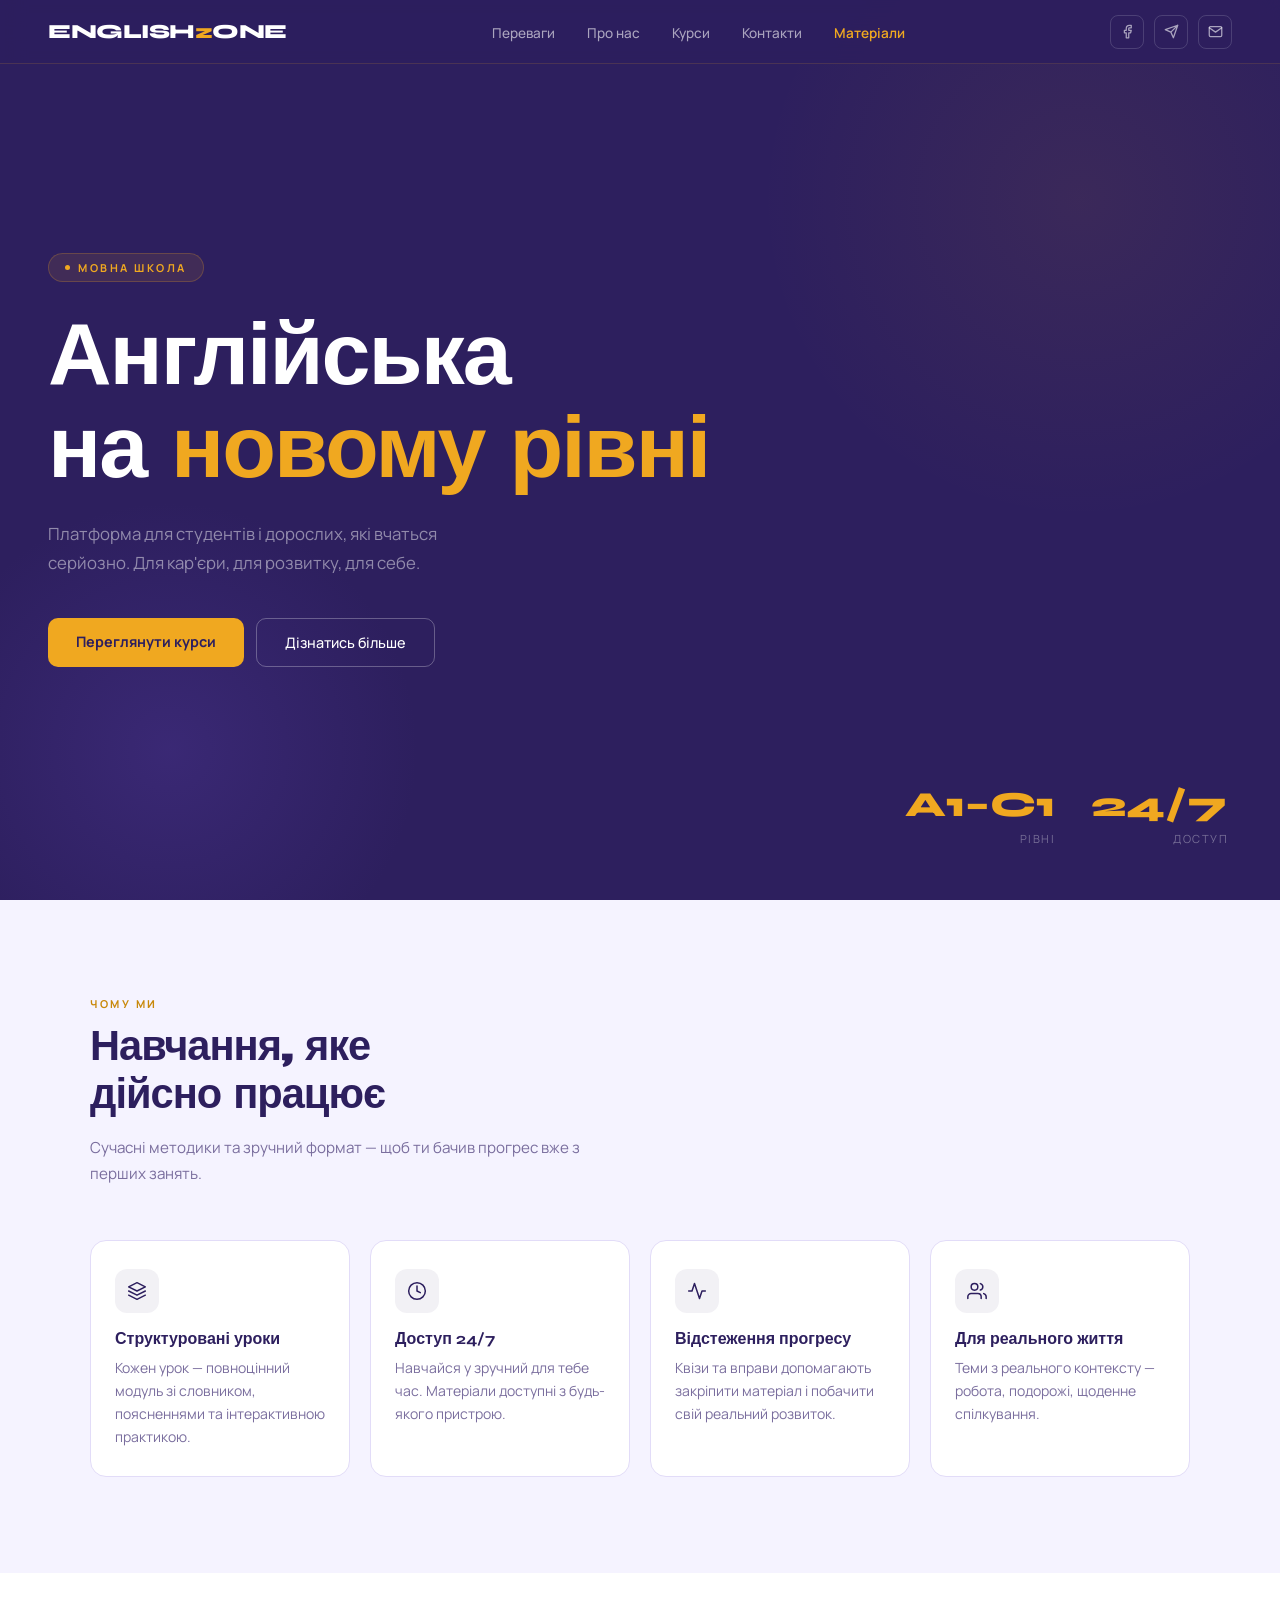
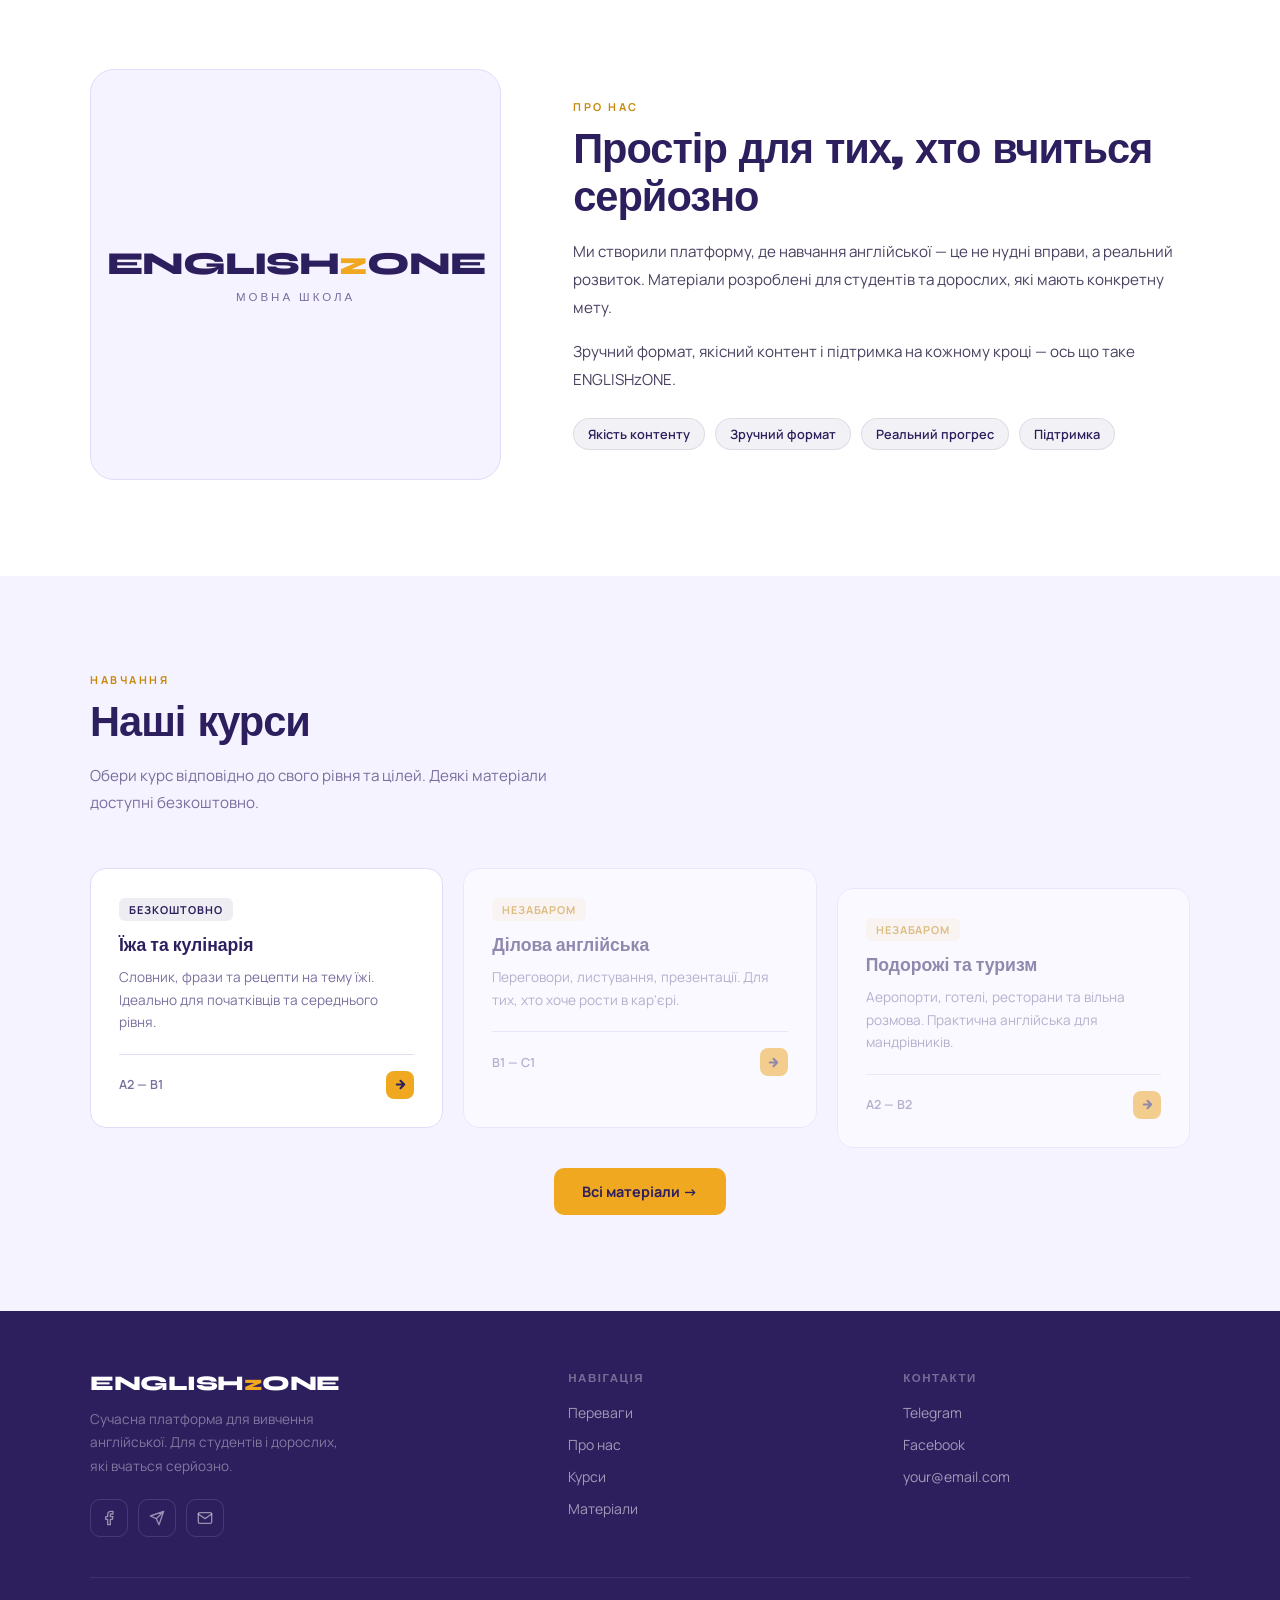
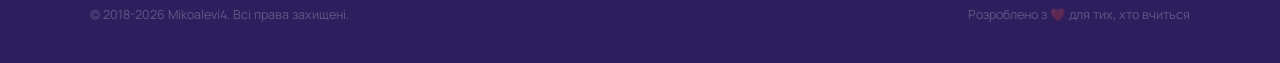
<file: index.html>
<!DOCTYPE html>
<html lang="uk">
<head>
<meta charset="UTF-8">
<meta name="viewport" content="width=device-width, initial-scale=1.0">
<title>ENGLISHzONE — Мовна школа</title>
<link href="https://fonts.googleapis.com/css2?family=Syne:wght@400;600;700;800&family=Manrope:wght@300;400;500;600&display=swap" rel="stylesheet">
<link rel="stylesheet" href="css/style.css">
</head>
<body>

<!-- NAVBAR -->
<nav>
  <a href="#hero" class="nav-logo">ENGLISH<span>z</span>ONE</a>
  <ul class="nav-links">
    <li><a href="#features">Переваги</a></li>
    <li><a href="#about">Про нас</a></li>
    <li><a href="#courses">Курси</a></li>
    <li><a href="#footer">Контакти</a></li>
    <li><a href="materials.html" class="nav-cta">Матеріали</a></li>
  </ul>
  <div class="nav-social">
    <a href="https://www.facebook.com/share/g/1atsQ9VShW/" target="_blank" aria-label="Facebook">
      <svg viewBox="0 0 24 24"><path d="M18 2h-3a5 5 0 0 0-5 5v3H7v4h3v8h4v-8h3l1-4h-4V7a1 1 0 0 1 1-1h3z"/></svg>
    </a>
    <a href="https://t.me/mikoalevi4" target="_blank" aria-label="Telegram">
      <svg viewBox="0 0 24 24"><path d="M22 2L11 13M22 2L15 22l-4-9-9-4 20-7z"/></svg>
    </a>
    <a href="mailto:your@email.com" aria-label="Email">
      <svg viewBox="0 0 24 24"><rect x="2" y="4" width="20" height="16" rx="2"/><polyline points="22,6 12,13 2,6"/></svg>
    </a>
  </div>
</nav>

<!-- HERO -->
<section id="hero">
  <div class="hero-blob hero-blob-1"></div>
  <div class="hero-blob hero-blob-2"></div>
  <div class="hero-tag">Мовна школа</div>
  <h1 class="hero-title">Англійська<br>на <span>новому рівні</span></h1>
  <p class="hero-sub">Платформа для студентів і дорослих, які вчаться серйозно. Для кар'єри, для розвитку, для себе.</p>
  <div class="hero-btns">
    <a href="materials.html" class="btn-primary">Переглянути курси</a>
    <a href="#about" class="btn-secondary">Дізнатись більше</a>
  </div>
  <div class="hero-stats">
    <div class="hero-stat">
      <span class="hero-stat-num">A1–C1</span>
      <span class="hero-stat-label">Рівні</span>
    </div>
    <div class="hero-stat">
      <span class="hero-stat-num">24/7</span>
      <span class="hero-stat-label">Доступ</span>
    </div>
  </div>
</section>

<!-- ПЕРЕВАГИ -->
<section id="features">
  <div style="max-width:1100px;margin:0 auto;">
    <div class="section-eyebrow">Чому ми</div>
    <h2 class="section-title">Навчання, яке<br>дійсно працює</h2>
    <p class="section-sub">Сучасні методики та зручний формат — щоб ти бачив прогрес вже з перших занять.</p>
    <div class="features-grid">
      <div class="feature-card fade-in">
        <div class="feature-icon">
          <svg viewBox="0 0 24 24"><path d="M12 2L2 7l10 5 10-5-10-5z"/><path d="M2 17l10 5 10-5"/><path d="M2 12l10 5 10-5"/></svg>
        </div>
        <h3>Структуровані уроки</h3>
        <p>Кожен урок — повноцінний модуль зі словником, поясненнями та інтерактивною практикою.</p>
      </div>
      <div class="feature-card fade-in">
        <div class="feature-icon">
          <svg viewBox="0 0 24 24"><circle cx="12" cy="12" r="10"/><polyline points="12 6 12 12 16 14"/></svg>
        </div>
        <h3>Доступ 24/7</h3>
        <p>Навчайся у зручний для тебе час. Матеріали доступні з будь-якого пристрою.</p>
      </div>
      <div class="feature-card fade-in">
        <div class="feature-icon">
          <svg viewBox="0 0 24 24"><polyline points="22 12 18 12 15 21 9 3 6 12 2 12"/></svg>
        </div>
        <h3>Відстеження прогресу</h3>
        <p>Квізи та вправи допомагають закріпити матеріал і побачити свій реальний розвиток.</p>
      </div>
      <div class="feature-card fade-in">
        <div class="feature-icon">
          <svg viewBox="0 0 24 24"><path d="M17 21v-2a4 4 0 0 0-4-4H5a4 4 0 0 0-4 4v2"/><circle cx="9" cy="7" r="4"/><path d="M23 21v-2a4 4 0 0 0-3-3.87"/><path d="M16 3.13a4 4 0 0 1 0 7.75"/></svg>
        </div>
        <h3>Для реального життя</h3>
        <p>Теми з реального контексту — робота, подорожі, щоденне спілкування.</p>
      </div>
    </div>
  </div>
</section>

<!-- ПРО НАС -->
<section id="about">
  <div class="about-inner">
    <div class="about-logo-wrap fade-in">
      <div class="about-logo-inner">
        ENGLISH<span>z</span>ONE
        <small>мовна школа</small>
      </div>
    </div>
    <div class="about-text fade-in">
      <div class="section-eyebrow">Про нас</div>
      <h2 class="section-title">Простір для тих, хто вчиться серйозно</h2>
      <p>Ми створили платформу, де навчання англійської — це не нудні вправи, а реальний розвиток. Матеріали розроблені для студентів та дорослих, які мають конкретну мету.</p>
      <p>Зручний формат, якісний контент і підтримка на кожному кроці — ось що таке ENGLISHzONE.</p>
      <div class="about-values">
        <span class="about-value">Якість контенту</span>
        <span class="about-value">Зручний формат</span>
        <span class="about-value">Реальний прогрес</span>
        <span class="about-value">Підтримка</span>
      </div>
    </div>
  </div>
</section>

<!-- КУРСИ -->
<section id="courses">
  <div class="courses-header">
    <div class="section-eyebrow">Навчання</div>
    <h2 class="section-title">Наші курси</h2>
    <p class="section-sub">Обери курс відповідно до свого рівня та цілей. Деякі матеріали доступні безкоштовно.</p>
  </div>
  <div class="courses-grid">
    <a href="lessons/food/food.html" class="course-card fade-in">
      <span class="course-badge badge-free">Безкоштовно</span>
      <h3>Їжа та кулінарія</h3>
      <p>Словник, фрази та рецепти на тему їжі. Ідеально для початківців та середнього рівня.</p>
      <div class="course-meta">
        <span class="course-level">A2 — B1</span>
        <span class="course-arrow"><svg viewBox="0 0 14 14"><path d="M3 7h8M7 3l4 4-4 4"/></svg></span>
      </div>
    </a>
    <div class="course-card fade-in" style="opacity:0.5;cursor:default;pointer-events:none;">
      <span class="course-badge badge-soon">Незабаром</span>
      <h3>Ділова англійська</h3>
      <p>Переговори, листування, презентації. Для тих, хто хоче рости в кар'єрі.</p>
      <div class="course-meta">
        <span class="course-level">B1 — C1</span>
        <span class="course-arrow"><svg viewBox="0 0 14 14"><path d="M3 7h8M7 3l4 4-4 4"/></svg></span>
      </div>
    </div>
    <div class="course-card fade-in" style="opacity:0.5;cursor:default;pointer-events:none;">
      <span class="course-badge badge-soon">Незабаром</span>
      <h3>Подорожі та туризм</h3>
      <p>Аеропорти, готелі, ресторани та вільна розмова. Практична англійська для мандрівників.</p>
      <div class="course-meta">
        <span class="course-level">A2 — B2</span>
        <span class="course-arrow"><svg viewBox="0 0 14 14"><path d="M3 7h8M7 3l4 4-4 4"/></svg></span>
      </div>
    </div>
  </div>
  <div class="courses-cta">
    <a href="materials.html" class="btn-primary">Всі матеріали →</a>
  </div>
</section>

<!-- ТАРИФИ (закоментовано)
<section id="pricing">
  <div style="max-width:1100px;margin:0 auto;">
    <div class="section-eyebrow">Тарифи</div>
    <h2 class="section-title">Тарифні пакети</h2>
    <div class="pricing-grid">
    </div>
  </div>
</section>
-->

<!-- FOOTER -->
<footer id="footer">
  <div class="footer-inner">
    <div class="footer-brand">
      <div class="footer-logo">ENGLISH<span>z</span>ONE</div>
      <p>Сучасна платформа для вивчення англійської. Для студентів і дорослих, які вчаться серйозно.</p>
      <div class="footer-social">
        <a href="https://www.facebook.com/share/g/1atsQ9VShW/" target="_blank" aria-label="Facebook">
          <svg viewBox="0 0 24 24"><path d="M18 2h-3a5 5 0 0 0-5 5v3H7v4h3v8h4v-8h3l1-4h-4V7a1 1 0 0 1 1-1h3z"/></svg>
        </a>
        <a href="https://t.me/mikoalevi4" target="_blank" aria-label="Telegram">
          <svg viewBox="0 0 24 24"><path d="M22 2L11 13M22 2L15 22l-4-9-9-4 20-7z"/></svg>
        </a>
        <a href="mailto:your@email.com" aria-label="Email">
          <svg viewBox="0 0 24 24"><rect x="2" y="4" width="20" height="16" rx="2"/><polyline points="22,6 12,13 2,6"/></svg>
        </a>
      </div>
    </div>
    <div class="footer-col">
      <h4>Навігація</h4>
      <ul>
        <li><a href="#features">Переваги</a></li>
        <li><a href="#about">Про нас</a></li>
        <li><a href="#courses">Курси</a></li>
        <li><a href="materials.html">Матеріали</a></li>
      </ul>
    </div>
    <div class="footer-col">
      <h4>Контакти</h4>
      <ul>
        <li><a href="https://t.me/mikoalevi4" target="_blank">Telegram</a></li>
        <li><a href="https://www.facebook.com/share/g/1atsQ9VShW/" target="_blank">Facebook</a></li>
        <li><a href="mailto:your@email.com">your@email.com</a></li>
      </ul>
    </div>
  </div>
  <div class="footer-bottom">
    <p>© 2018-2026 Mikoalevi4. Всі права захищені.</p>
    <p>Розроблено з ❤️ для тих, хто вчиться</p>
  </div>
</footer>

<script src="js/main.js"></script>

</body>
</html>
</file>
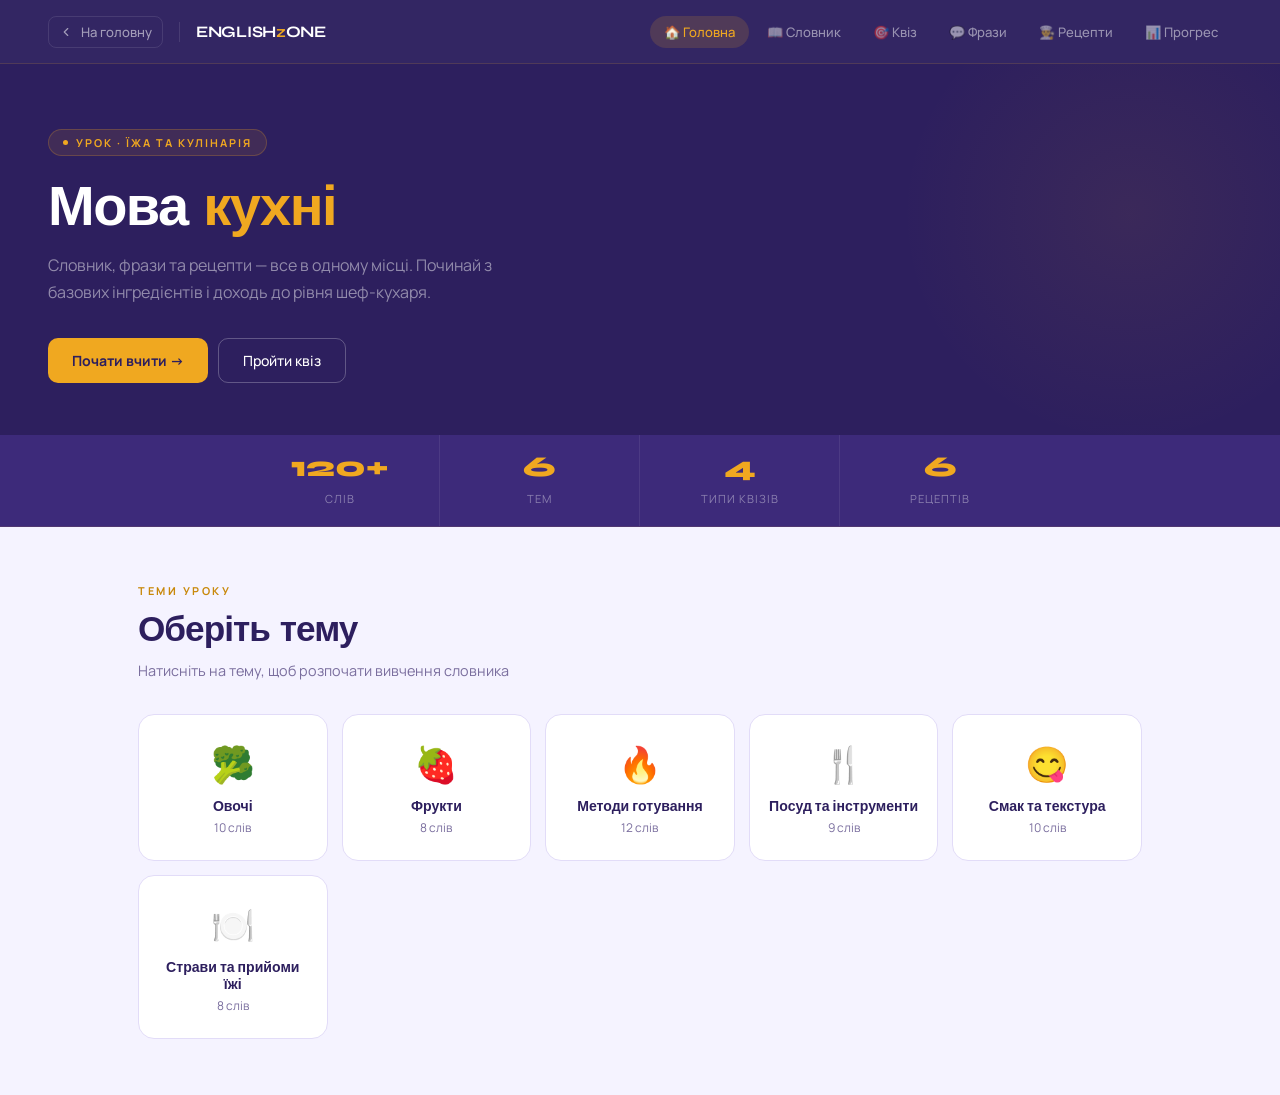
<file: lessons/food/food.html>
<!DOCTYPE html>
<html lang="uk">
<head>
<meta charset="UTF-8">
<meta name="viewport" content="width=device-width, initial-scale=1.0">
<title>Їжа та кулінарія — ENGLISHzONE</title>
<link href="https://fonts.googleapis.com/css2?family=Syne:wght@400;600;700;800&family=Manrope:wght@300;400;500;600&display=swap" rel="stylesheet">
<link rel="stylesheet" href="css/lesson.css">
</head>
<body>

<!-- HEADER -->
<header>
  <div class="header-left">
    <a href="../../index.html" class="back-home">
      <svg viewBox="0 0 24 24"><polyline points="15 18 9 12 15 6"/></svg>
      На головну
    </a>
    <div class="header-divider"></div>
    <div class="lesson-logo">ENGLISH<span>z</span>ONE</div>
  </div>
  <nav class="header-nav">
    <button class="active" onclick="showSection('home')">🏠 Головна</button>
    <button onclick="showSection('vocab')">📖 Словник</button>
    <button onclick="showSection('quiz')">🎯 Квіз</button>
    <button onclick="showSection('phrases')">💬 Фрази</button>
    <button onclick="showSection('recipes')">👨‍🍳 Рецепти</button>
    <button onclick="showSection('progress')">📊 Прогрес</button>
  </nav>
</header>

<!-- ═══ HOME ═══ -->
<section id="home" class="section active">

  <div class="lesson-hero">
    <div class="lesson-tag">Урок · Їжа та кулінарія</div>
    <h1>Мова <span>кухні</span></h1>
    <p>Словник, фрази та рецепти — все в одному місці. Починай з базових інгредієнтів і доходь до рівня шеф-кухаря.</p>
    <div class="lesson-hero-btns">
      <button class="btn-primary" onclick="showSection('vocab')">Почати вчити →</button>
      <button class="btn-secondary" onclick="showSection('quiz')">Пройти квіз</button>
    </div>
  </div>

  <div class="lesson-stats">
    <div class="stat-item"><span class="stat-num">120+</span><span class="stat-label">Слів</span></div>
    <div class="stat-item"><span class="stat-num">6</span><span class="stat-label">Тем</span></div>
    <div class="stat-item"><span class="stat-num">4</span><span class="stat-label">Типи квізів</span></div>
    <div class="stat-item"><span class="stat-num">6</span><span class="stat-label">Рецептів</span></div>
  </div>

  <div class="topics-section">
    <div class="section-eyebrow">Теми уроку</div>
    <h2 class="section-title">Оберіть тему</h2>
    <p class="section-sub">Натисніть на тему, щоб розпочати вивчення словника</p>
    <div class="topics-grid">
      <div class="topic-card" onclick="showVocabTopic('vegetables')">
        <span class="topic-emoji">🥦</span>
        <div class="topic-name">Овочі</div>
        <div class="topic-count">10 слів</div>
      </div>
      <div class="topic-card" onclick="showVocabTopic('fruits')">
        <span class="topic-emoji">🍓</span>
        <div class="topic-name">Фрукти</div>
        <div class="topic-count">8 слів</div>
      </div>
      <div class="topic-card" onclick="showVocabTopic('cooking-methods')">
        <span class="topic-emoji">🔥</span>
        <div class="topic-name">Методи готування</div>
        <div class="topic-count">12 слів</div>
      </div>
      <div class="topic-card" onclick="showVocabTopic('utensils')">
        <span class="topic-emoji">🍴</span>
        <div class="topic-name">Посуд та інструменти</div>
        <div class="topic-count">9 слів</div>
      </div>
      <div class="topic-card" onclick="showVocabTopic('taste')">
        <span class="topic-emoji">😋</span>
        <div class="topic-name">Смак та текстура</div>
        <div class="topic-count">10 слів</div>
      </div>
      <div class="topic-card" onclick="showVocabTopic('meals')">
        <span class="topic-emoji">🍽️</span>
        <div class="topic-name">Страви та прийоми їжі</div>
        <div class="topic-count">8 слів</div>
      </div>
    </div>
  </div>

</section>

<!-- ═══ VOCAB ═══ -->
<section id="vocab" class="section">
  <div class="vocab-container">
    <div class="module-header">
      <button class="back-btn" onclick="showSection('home')">←</button>
      <div>
        <h2 class="section-title" id="vocab-title">Весь словник</h2>
        <p class="section-sub">Натисни на картку, щоб побачити переклад та приклад</p>
      </div>
    </div>
    <div class="filter-bar" id="filter-bar">
      <button class="filter-btn active" onclick="filterVocab('all', this)">Всі</button>
      <button class="filter-btn" onclick="filterVocab('vegetables', this)">🥦 Овочі</button>
      <button class="filter-btn" onclick="filterVocab('fruits', this)">🍓 Фрукти</button>
      <button class="filter-btn" onclick="filterVocab('cooking-methods', this)">🔥 Методи</button>
      <button class="filter-btn" onclick="filterVocab('utensils', this)">🍴 Посуд</button>
      <button class="filter-btn" onclick="filterVocab('taste', this)">😋 Смак</button>
      <button class="filter-btn" onclick="filterVocab('meals', this)">🍽️ Страви</button>
    </div>
    <div class="vocab-grid" id="vocab-grid"></div>
  </div>
</section>

<!-- ═══ QUIZ ═══ -->
<section id="quiz" class="section">
  <div class="quiz-container">
    <div class="module-header">
      <button class="back-btn" onclick="showSection('home')">←</button>
      <div>
        <h2 class="section-title">Квіз</h2>
        <p class="section-sub">Перевір свої знання з їжі та кулінарії</p>
      </div>
    </div>
    <div class="quiz-progress-bar">
      <div class="quiz-progress-fill" id="quiz-progress"></div>
    </div>
    <div id="quiz-content"></div>
  </div>
</section>

<!-- ═══ PHRASES ═══ -->
<section id="phrases" class="section">
  <div class="phrases-container">
    <div class="module-header">
      <button class="back-btn" onclick="showSection('home')">←</button>
      <div>
        <h2 class="section-title">Корисні фрази</h2>
        <p class="section-sub">Натисни, щоб побачити переклад українською</p>
      </div>
    </div>
    <div id="phrases-content"></div>
  </div>
</section>

<!-- ═══ RECIPES ═══ -->
<section id="recipes" class="section">
  <div class="recipe-container">
    <div class="module-header">
      <button class="back-btn" onclick="showSection('home')">←</button>
      <div>
        <h2 class="section-title">Рецепти</h2>
        <p class="section-sub">Вивчай кулінарну лексику через реальні рецепти</p>
      </div>
    </div>
    <div id="recipe-list" class="recipe-grid"></div>
    <div id="recipe-detail" class="recipe-detail"></div>
  </div>
</section>

<!-- ═══ PROGRESS ═══ -->
<section id="progress" class="section">
  <div class="progress-container">
    <div class="module-header">
      <button class="back-btn" onclick="showSection('home')">←</button>
      <div>
        <h2 class="section-title">Твій прогрес</h2>
        <p class="section-sub">Продовжуй навчатись щодня!</p>
      </div>
    </div>
    <div class="progress-overview">
      <div class="prog-card">
        <div class="prog-num" id="pg-learned">0</div>
        <div class="prog-label">Слів вивчено</div>
      </div>
      <div class="prog-card">
        <div class="prog-num" id="pg-quiz">—</div>
        <div class="prog-label">Результат квізу</div>
      </div>
      <div class="prog-card">
        <div class="prog-num">1</div>
        <div class="prog-label">День поспіль 🔥</div>
      </div>
    </div>
    <div class="prog-bar-wrap">
      <div class="prog-bar-label"><span>🥦 Овочі</span><span id="pct-veg">0%</span></div>
      <div class="prog-bar"><div class="prog-bar-fill fill-purple" id="bar-veg" style="width:0%"></div></div>
      <div class="prog-bar-label"><span>🍓 Фрукти</span><span id="pct-fruit">0%</span></div>
      <div class="prog-bar"><div class="prog-bar-fill fill-amber" id="bar-fruit" style="width:0%"></div></div>
      <div class="prog-bar-label"><span>🔥 Методи готування</span><span id="pct-method">0%</span></div>
      <div class="prog-bar"><div class="prog-bar-fill fill-mid" id="bar-method" style="width:0%"></div></div>
    </div>
    <h3 style="font-family:'Syne',sans-serif;font-weight:800;color:var(--purple);margin-bottom:16px;letter-spacing:-0.3px;">Досягнення</h3>
    <div class="achievement-grid" id="achievements-grid"></div>
  </div>
</section>

<script src="js/data.js"></script>
<script src="js/app.js"></script>

</body>
</html>
</file>
<file: css/style.css>
/* ══════════════════════════════════════
   ENGLISHzONE — style.css
   ══════════════════════════════════════ */

/* ── ЗМІННІ ── */
:root {
  --purple: #2d1f5e;
  --purple-mid: #3d2a7a;
  --purple-light: #4a3490;
  --amber: #f0a820;
  --amber-dark: #c8880a;
  --cream: #f5f3ff;
  --white: #ffffff;
  --text: #1a1228;
  --text-muted: #7a6e9e;
  --border: #e2dcf8;
}

/* ── BASE ── */
* { margin: 0; padding: 0; box-sizing: border-box; }
html { scroll-behavior: smooth; }

body {
  font-family: 'Manrope', sans-serif;
  background: var(--white);
  color: var(--text);
  overflow-x: hidden;
}

/* ── NAVBAR ── */
nav {
  position: fixed;
  top: 0; left: 0; right: 0;
  z-index: 100;
  background: rgba(45, 31, 94, 0.96);
  backdrop-filter: blur(12px);
  border-bottom: 1px solid rgba(240,168,32,0.15);
  height: 64px;
  display: flex;
  align-items: center;
  justify-content: space-between;
  padding: 0 48px;
}

.nav-logo {
  font-family: 'Syne', sans-serif;
  font-size: 1.25rem;
  font-weight: 800;
  color: #fff;
  letter-spacing: -0.5px;
  text-decoration: none;
}
.nav-logo span { color: var(--amber); }

.nav-links {
  display: flex;
  align-items: center;
  gap: 32px;
  list-style: none;
}
.nav-links a {
  font-size: 0.85rem;
  font-weight: 500;
  color: rgba(255,255,255,0.6);
  text-decoration: none;
  transition: color 0.2s;
}
.nav-links a:hover { color: var(--amber); }
.nav-links .nav-cta { color: var(--amber); font-weight: 600; }

.nav-social {
  display: flex;
  align-items: center;
  gap: 10px;
}
.nav-social a {
  width: 34px; height: 34px;
  border-radius: 8px;
  border: 1px solid rgba(255,255,255,0.15);
  display: flex; align-items: center; justify-content: center;
  transition: all 0.2s;
  color: rgba(255,255,255,0.6);
  text-decoration: none;
}
.nav-social a:hover {
  border-color: var(--amber);
  color: var(--amber);
  background: rgba(240,168,32,0.1);
}
.nav-social svg {
  width: 15px; height: 15px;
  fill: none;
  stroke: currentColor;
  stroke-width: 2;
  stroke-linecap: round;
  stroke-linejoin: round;
}

/* ── HERO ── */
#hero {
  min-height: 100vh;
  background: var(--purple);
  display: flex;
  flex-direction: column;
  justify-content: center;
  padding: 100px 48px 80px;
  position: relative;
  overflow: hidden;
}

.hero-blob {
  position: absolute;
  border-radius: 50%;
  pointer-events: none;
}
.hero-blob-1 {
  width: 700px; height: 700px;
  background: radial-gradient(circle, rgba(240,168,32,0.07) 0%, transparent 65%);
  top: -150px; right: -150px;
}
.hero-blob-2 {
  width: 500px; height: 500px;
  background: radial-gradient(circle, rgba(74,52,144,0.45) 0%, transparent 70%);
  bottom: -100px; left: -80px;
}

.hero-tag {
  display: inline-flex;
  align-items: center;
  gap: 8px;
  background: rgba(240,168,32,0.1);
  border: 1px solid rgba(240,168,32,0.22);
  color: var(--amber);
  font-size: 0.68rem;
  font-weight: 700;
  letter-spacing: 2.5px;
  text-transform: uppercase;
  padding: 6px 16px;
  border-radius: 20px;
  margin-bottom: 28px;
  width: fit-content;
  position: relative;
  z-index: 1;
}
.hero-tag::before {
  content: '';
  width: 5px; height: 5px;
  background: var(--amber);
  border-radius: 50%;
  flex-shrink: 0;
}

.hero-title {
  font-family: 'Syne', sans-serif;
  font-size: clamp(3rem, 7vw, 5.5rem);
  font-weight: 800;
  color: #fff;
  line-height: 1.05;
  letter-spacing: -2px;
  margin-bottom: 24px;
  max-width: 700px;
  position: relative;
  z-index: 1;
}
.hero-title span { color: var(--amber); }

.hero-sub {
  font-size: 1.05rem;
  color: rgba(255,255,255,0.48);
  line-height: 1.75;
  max-width: 460px;
  margin-bottom: 40px;
  position: relative;
  z-index: 1;
}

.hero-btns {
  display: flex;
  gap: 12px;
  flex-wrap: wrap;
  position: relative;
  z-index: 1;
}

.hero-stats {
  position: absolute;
  bottom: 52px; right: 52px;
  display: flex;
  gap: 36px;
  z-index: 1;
}
.hero-stat { text-align: right; }
.hero-stat-num {
  font-family: 'Syne', sans-serif;
  font-size: 2.2rem;
  font-weight: 800;
  color: var(--amber);
  display: block;
  line-height: 1;
  margin-bottom: 4px;
}
.hero-stat-label {
  font-size: 0.7rem;
  color: rgba(255,255,255,0.35);
  text-transform: uppercase;
  letter-spacing: 1.5px;
}

/* ── КНОПКИ ── */
.btn-primary {
  background: var(--amber);
  color: var(--purple);
  border: none;
  padding: 14px 28px;
  border-radius: 10px;
  font-family: 'Manrope', sans-serif;
  font-size: 0.9rem;
  font-weight: 700;
  cursor: pointer;
  transition: all 0.2s;
  text-decoration: none;
  display: inline-block;
}
.btn-primary:hover { background: var(--amber-dark); transform: translateY(-2px); }

.btn-secondary {
  background: transparent;
  color: #fff;
  border: 1.5px solid rgba(255,255,255,0.28);
  padding: 14px 28px;
  border-radius: 10px;
  font-family: 'Manrope', sans-serif;
  font-size: 0.9rem;
  font-weight: 500;
  cursor: pointer;
  transition: all 0.2s;
  text-decoration: none;
  display: inline-block;
}
.btn-secondary:hover { border-color: var(--amber); color: var(--amber); }

/* ── СЕКЦІЇ — ЗАГАЛЬНЕ ── */
section { padding: 96px 48px; }

.section-eyebrow {
  font-size: 0.68rem;
  font-weight: 700;
  letter-spacing: 2.5px;
  text-transform: uppercase;
  color: var(--amber-dark);
  margin-bottom: 12px;
}
.section-title {
  font-family: 'Syne', sans-serif;
  font-size: clamp(1.8rem, 3.5vw, 2.6rem);
  font-weight: 800;
  color: var(--purple);
  letter-spacing: -1px;
  line-height: 1.15;
  margin-bottom: 16px;
}
.section-sub {
  font-size: 0.95rem;
  color: var(--text-muted);
  line-height: 1.75;
  max-width: 500px;
  margin-bottom: 52px;
}

/* ── ПЕРЕВАГИ ── */
#features { background: var(--cream); }

.features-grid {
  display: grid;
  grid-template-columns: repeat(auto-fit, minmax(240px, 1fr));
  gap: 20px;
  max-width: 1100px;
  margin: 0 auto;
}

.feature-card {
  background: var(--white);
  border: 1px solid var(--border);
  border-radius: 16px;
  padding: 28px 24px;
  transition: all 0.25s;
  position: relative;
  overflow: hidden;
}
.feature-card::before {
  content: '';
  position: absolute;
  top: 0; left: 0; right: 0;
  height: 3px;
  background: var(--amber);
  transform: scaleX(0);
  transform-origin: left;
  transition: transform 0.3s;
}
.feature-card:hover {
  border-color: rgba(240,168,32,0.3);
  transform: translateY(-4px);
  box-shadow: 0 16px 40px rgba(45,31,94,0.08);
}
.feature-card:hover::before { transform: scaleX(1); }

.feature-icon {
  width: 44px; height: 44px;
  background: rgba(45,31,94,0.06);
  border-radius: 12px;
  display: flex; align-items: center; justify-content: center;
  margin-bottom: 16px;
}
.feature-icon svg {
  width: 20px; height: 20px;
  stroke: var(--purple);
  fill: none;
  stroke-width: 1.8;
  stroke-linecap: round;
  stroke-linejoin: round;
}

.feature-card h3 {
  font-family: 'Syne', sans-serif;
  font-size: 1rem;
  font-weight: 700;
  color: var(--purple);
  margin-bottom: 8px;
}
.feature-card p { font-size: 0.875rem; color: var(--text-muted); line-height: 1.65; }

/* ── ПРО НАС ── */
#about { background: var(--white); }

.about-inner {
  display: grid;
  grid-template-columns: 1fr 1.5fr;
  gap: 72px;
  align-items: center;
  max-width: 1100px;
  margin: 0 auto;
}

.about-logo-wrap {
  display: flex;
  align-items: center;
  justify-content: center;
  background: var(--cream);
  border-radius: 24px;
  border: 1px solid var(--border);
  aspect-ratio: 1;
  min-height: 280px;
}

.about-logo-inner {
  font-family: 'Syne', sans-serif;
  font-size: 2rem;
  font-weight: 800;
  color: var(--purple);
  letter-spacing: -1px;
  text-align: center;
  line-height: 1.2;
}
.about-logo-inner span { color: var(--amber); }
.about-logo-inner small {
  display: block;
  font-size: 0.72rem;
  font-weight: 500;
  letter-spacing: 3px;
  text-transform: uppercase;
  color: var(--text-muted);
  margin-top: 8px;
}

.about-text p {
  font-size: 0.95rem;
  color: #4a4060;
  line-height: 1.85;
  margin-bottom: 16px;
}

.about-values {
  display: flex;
  flex-wrap: wrap;
  gap: 10px;
  margin-top: 24px;
}
.about-value {
  background: rgba(45,31,94,0.06);
  color: var(--purple);
  font-size: 0.8rem;
  font-weight: 600;
  padding: 6px 14px;
  border-radius: 20px;
  border: 1px solid rgba(45,31,94,0.1);
}

/* ── КУРСИ ── */
#courses { background: var(--cream); }

.courses-header { max-width: 1100px; margin: 0 auto 48px; }

.courses-grid {
  display: grid;
  grid-template-columns: repeat(auto-fill, minmax(300px, 1fr));
  gap: 20px;
  max-width: 1100px;
  margin: 0 auto 40px;
}

.course-card {
  background: var(--white);
  border: 1px solid var(--border);
  border-radius: 16px;
  padding: 28px;
  transition: all 0.25s;
  text-decoration: none;
  display: block;
  color: inherit;
}
.course-card:hover {
  border-color: rgba(240,168,32,0.4);
  transform: translateY(-4px);
  box-shadow: 0 16px 40px rgba(45,31,94,0.08);
}

.course-badge {
  display: inline-block;
  font-size: 0.68rem;
  font-weight: 700;
  letter-spacing: 1px;
  text-transform: uppercase;
  padding: 4px 10px;
  border-radius: 6px;
  margin-bottom: 14px;
}
.badge-free { background: rgba(45,31,94,0.08); color: var(--purple); }
.badge-soon { background: rgba(240,168,32,0.12); color: var(--amber-dark); }

.course-card h3 {
  font-family: 'Syne', sans-serif;
  font-size: 1.1rem;
  font-weight: 700;
  color: var(--purple);
  margin-bottom: 8px;
  line-height: 1.3;
}
.course-card p { font-size: 0.85rem; color: var(--text-muted); line-height: 1.65; margin-bottom: 20px; }

.course-meta {
  display: flex;
  align-items: center;
  justify-content: space-between;
  padding-top: 16px;
  border-top: 1px solid var(--border);
}
.course-level { font-size: 0.78rem; font-weight: 600; color: var(--text-muted); }
.course-arrow {
  width: 28px; height: 28px;
  background: var(--amber);
  border-radius: 8px;
  display: flex; align-items: center; justify-content: center;
}
.course-arrow svg {
  width: 13px; height: 13px;
  stroke: var(--purple);
  fill: none;
  stroke-width: 2.2;
  stroke-linecap: round;
  stroke-linejoin: round;
}

.courses-cta { text-align: center; max-width: 1100px; margin: 0 auto; }

/* ── ТАРИФИ (закоментовано) ──
#pricing { background: var(--white); }
.pricing-grid {
  display: grid;
  grid-template-columns: repeat(auto-fit, minmax(260px, 1fr));
  gap: 20px;
  max-width: 900px;
  margin: 0 auto;
}
*/

/* ── FOOTER ── */
footer {
  background: var(--purple);
  padding: 60px 48px 40px;
}

.footer-inner {
  max-width: 1100px;
  margin: 0 auto;
  display: grid;
  grid-template-columns: 1.5fr 1fr 1fr;
  gap: 48px;
  padding-bottom: 40px;
  border-bottom: 1px solid rgba(255,255,255,0.08);
}

.footer-logo {
  font-family: 'Syne', sans-serif;
  font-size: 1.3rem;
  font-weight: 800;
  color: #fff;
  letter-spacing: -0.5px;
  margin-bottom: 12px;
}
.footer-logo span { color: var(--amber); }
.footer-brand p { font-size: 0.85rem; color: rgba(255,255,255,0.4); line-height: 1.75; max-width: 260px; }

.footer-social {
  display: flex;
  gap: 10px;
  margin-top: 20px;
}
.footer-social a {
  width: 38px; height: 38px;
  border-radius: 10px;
  border: 1px solid rgba(255,255,255,0.12);
  display: flex; align-items: center; justify-content: center;
  color: rgba(255,255,255,0.5);
  transition: all 0.2s;
  text-decoration: none;
}
.footer-social a:hover { border-color: var(--amber); color: var(--amber); background: rgba(240,168,32,0.1); }
.footer-social svg {
  width: 16px; height: 16px;
  fill: none;
  stroke: currentColor;
  stroke-width: 2;
  stroke-linecap: round;
  stroke-linejoin: round;
}

.footer-col h4 {
  font-family: 'Syne', sans-serif;
  font-size: 0.72rem;
  font-weight: 700;
  color: rgba(255,255,255,0.35);
  text-transform: uppercase;
  letter-spacing: 1.5px;
  margin-bottom: 16px;
}
.footer-col ul { list-style: none; }
.footer-col ul li { margin-bottom: 10px; }
.footer-col ul a { font-size: 0.875rem; color: rgba(255,255,255,0.55); text-decoration: none; transition: color 0.2s; }
.footer-col ul a:hover { color: var(--amber); }

.footer-bottom {
  max-width: 1100px;
  margin: 28px auto 0;
  display: flex;
  align-items: center;
  justify-content: space-between;
}
.footer-bottom p { font-size: 0.78rem; color: rgba(255,255,255,0.25); }

/* ── АНІМАЦІЇ ── */
.fade-in { opacity: 0; transform: translateY(20px); transition: opacity 0.6s ease, transform 0.6s ease; }
.fade-in.visible { opacity: 1; transform: translateY(0); }

/* ── АДАПТИВ ── */
@media (max-width: 768px) {
  nav { padding: 0 20px; }
  .nav-links { display: none; }
  #hero { padding: 96px 24px 130px; }
  .hero-stats { right: 24px; bottom: 28px; gap: 20px; }
  .hero-stat-num { font-size: 1.6rem; }
  section { padding: 64px 24px; }
  .about-inner { grid-template-columns: 1fr; gap: 32px; }
  .about-logo-wrap { min-height: 200px; }
  .footer-inner { grid-template-columns: 1fr; gap: 32px; }
  footer { padding: 40px 24px 32px; }
  .footer-bottom { flex-direction: column; gap: 8px; text-align: center; }
}
</file>
<file: lessons/food/css/lesson.css>
/* ══════════════════════════════════════
   ENGLISHzONE — lesson.css
   Урок: Їжа та кулінарія
   ══════════════════════════════════════ */

/* ── ЗМІННІ (той самий бренд) ── */
:root {
  --purple: #2d1f5e;
  --purple-mid: #3d2a7a;
  --purple-light: #4a3490;
  --amber: #f0a820;
  --amber-dark: #c8880a;
  --cream: #f5f3ff;
  --white: #ffffff;
  --text: #1a1228;
  --text-muted: #7a6e9e;
  --border: #e2dcf8;
  --success: #2d7a4f;
  --success-bg: #edf7e3;
  --error: #c0392b;
  --error-bg: #fdf0ee;
}

* { margin: 0; padding: 0; box-sizing: border-box; }
html { scroll-behavior: smooth; }

body {
  font-family: 'Manrope', sans-serif;
  background: var(--cream);
  color: var(--text);
  overflow-x: hidden;
}

/* ── HEADER ── */
header {
  background: rgba(45, 31, 94, 0.97);
  backdrop-filter: blur(12px);
  padding: 0 48px;
  height: 64px;
  display: flex;
  align-items: center;
  justify-content: space-between;
  position: sticky;
  top: 0;
  z-index: 100;
  border-bottom: 1px solid rgba(240,168,32,0.15);
}

.header-left { display: flex; align-items: center; gap: 16px; }

.back-home {
  display: flex;
  align-items: center;
  gap: 8px;
  color: rgba(255,255,255,0.55);
  text-decoration: none;
  font-size: 0.82rem;
  font-weight: 500;
  transition: color 0.2s;
  padding: 6px 10px;
  border-radius: 8px;
  border: 1px solid rgba(255,255,255,0.1);
}
.back-home:hover { color: var(--amber); border-color: rgba(240,168,32,0.3); }
.back-home svg { width: 14px; height: 14px; stroke: currentColor; fill: none; stroke-width: 2; stroke-linecap: round; stroke-linejoin: round; }

.header-divider { width: 1px; height: 20px; background: rgba(255,255,255,0.1); }

.lesson-logo {
  font-family: 'Syne', sans-serif;
  font-size: 1rem;
  font-weight: 700;
  color: #fff;
  letter-spacing: -0.3px;
}
.lesson-logo span { color: var(--amber); }

.header-nav { display: flex; gap: 4px; }
.header-nav button {
  background: none;
  border: none;
  color: rgba(255,255,255,0.5);
  font-family: 'Manrope', sans-serif;
  font-size: 0.82rem;
  font-weight: 500;
  padding: 7px 14px;
  border-radius: 20px;
  cursor: pointer;
  transition: all 0.2s;
}
.header-nav button:hover,
.header-nav button.active {
  background: rgba(240,168,32,0.15);
  color: var(--amber);
}

/* ── СЕКЦІЇ ── */
.section { display: none; }
.section.active { display: block; }

/* ── HERO УРОКУ ── */
.lesson-hero {
  background: var(--purple);
  padding: 64px 48px 52px;
  position: relative;
  overflow: hidden;
}
.lesson-hero::before {
  content: '';
  position: absolute;
  top: -100px; right: -100px;
  width: 500px; height: 500px;
  background: radial-gradient(circle, rgba(240,168,32,0.07) 0%, transparent 65%);
  pointer-events: none;
}

.lesson-tag {
  display: inline-flex;
  align-items: center;
  gap: 8px;
  background: rgba(240,168,32,0.1);
  border: 1px solid rgba(240,168,32,0.22);
  color: var(--amber);
  font-size: 0.68rem;
  font-weight: 700;
  letter-spacing: 2px;
  text-transform: uppercase;
  padding: 5px 14px;
  border-radius: 20px;
  margin-bottom: 20px;
}
.lesson-tag::before {
  content: '';
  width: 5px; height: 5px;
  background: var(--amber);
  border-radius: 50%;
}

.lesson-hero h1 {
  font-family: 'Syne', sans-serif;
  font-size: clamp(2rem, 5vw, 3.5rem);
  font-weight: 800;
  color: #fff;
  line-height: 1.1;
  letter-spacing: -1.5px;
  margin-bottom: 14px;
}
.lesson-hero h1 span { color: var(--amber); }

.lesson-hero p {
  color: rgba(255,255,255,0.48);
  font-size: 1rem;
  line-height: 1.7;
  max-width: 500px;
  margin-bottom: 32px;
}

.lesson-hero-btns { display: flex; gap: 10px; flex-wrap: wrap; }

.btn-primary {
  background: var(--amber);
  color: var(--purple);
  border: none;
  padding: 12px 24px;
  border-radius: 10px;
  font-family: 'Manrope', sans-serif;
  font-size: 0.88rem;
  font-weight: 700;
  cursor: pointer;
  transition: all 0.2s;
  text-decoration: none;
  display: inline-block;
}
.btn-primary:hover { background: var(--amber-dark); transform: translateY(-2px); }

.btn-secondary {
  background: transparent;
  color: #fff;
  border: 1.5px solid rgba(255,255,255,0.25);
  padding: 12px 24px;
  border-radius: 10px;
  font-family: 'Manrope', sans-serif;
  font-size: 0.88rem;
  font-weight: 500;
  cursor: pointer;
  transition: all 0.2s;
}
.btn-secondary:hover { border-color: var(--amber); color: var(--amber); }

/* ── СТАТИСТИКА ── */
.lesson-stats {
  background: var(--purple-mid);
  display: flex;
  justify-content: center;
  border-bottom: 1px solid rgba(240,168,32,0.1);
}
.stat-item {
  padding: 18px 40px;
  text-align: center;
  border-right: 1px solid rgba(255,255,255,0.08);
  flex: 1;
  max-width: 200px;
}
.stat-item:last-child { border-right: none; }
.stat-num {
  font-family: 'Syne', sans-serif;
  font-size: 1.8rem;
  font-weight: 800;
  color: var(--amber);
  display: block;
  line-height: 1;
  margin-bottom: 4px;
}
.stat-label { font-size: 0.7rem; color: rgba(255,255,255,0.4); text-transform: uppercase; letter-spacing: 1px; }

/* ── ТЕМИ ── */
.topics-section { padding: 56px 48px; max-width: 1100px; margin: 0 auto; }

.section-eyebrow {
  font-size: 0.68rem;
  font-weight: 700;
  letter-spacing: 2.5px;
  text-transform: uppercase;
  color: var(--amber-dark);
  margin-bottom: 10px;
}
.section-title {
  font-family: 'Syne', sans-serif;
  font-size: clamp(1.6rem, 3vw, 2.2rem);
  font-weight: 800;
  color: var(--purple);
  letter-spacing: -1px;
  margin-bottom: 8px;
}
.section-sub { font-size: 0.9rem; color: var(--text-muted); margin-bottom: 32px; line-height: 1.6; }

.topics-grid {
  display: grid;
  grid-template-columns: repeat(auto-fill, minmax(180px, 1fr));
  gap: 14px;
}
.topic-card {
  background: var(--white);
  border: 1px solid var(--border);
  border-radius: 16px;
  padding: 24px 18px;
  cursor: pointer;
  transition: all 0.25s;
  text-align: center;
  position: relative;
  overflow: hidden;
}
.topic-card::after {
  content: '';
  position: absolute;
  bottom: 0; left: 0; right: 0;
  height: 3px;
  background: var(--amber);
  transform: scaleX(0);
  transition: transform 0.3s;
}
.topic-card:hover { border-color: rgba(240,168,32,0.4); transform: translateY(-4px); box-shadow: 0 12px 30px rgba(45,31,94,0.1); }
.topic-card:hover::after { transform: scaleX(1); }
.topic-emoji { font-size: 2.2rem; display: block; margin-bottom: 10px; }
.topic-name { font-family: 'Syne', sans-serif; font-weight: 700; font-size: 0.88rem; color: var(--purple); margin-bottom: 4px; }
.topic-count { font-size: 0.75rem; color: var(--text-muted); }

/* ── СЛОВНИК ── */
.vocab-container { padding: 40px 48px; max-width: 1100px; margin: 0 auto; }

.module-header {
  display: flex;
  align-items: center;
  gap: 14px;
  margin-bottom: 28px;
}
.back-btn {
  background: var(--border);
  border: none;
  width: 38px; height: 38px;
  border-radius: 50%;
  cursor: pointer;
  font-size: 1rem;
  display: flex; align-items: center; justify-content: center;
  transition: all 0.2s;
  color: var(--purple);
  font-weight: 700;
  flex-shrink: 0;
}
.back-btn:hover { background: var(--amber); color: var(--purple); }

.filter-bar { display: flex; gap: 8px; margin-bottom: 28px; flex-wrap: wrap; }
.filter-btn {
  background: var(--white);
  border: 1px solid var(--border);
  padding: 7px 16px;
  border-radius: 20px;
  font-family: 'Manrope', sans-serif;
  font-size: 0.8rem;
  font-weight: 500;
  cursor: pointer;
  transition: all 0.2s;
  color: var(--text-muted);
}
.filter-btn.active,
.filter-btn:hover { background: var(--purple); border-color: var(--purple); color: #fff; }

.vocab-grid {
  display: grid;
  grid-template-columns: repeat(auto-fill, minmax(260px, 1fr));
  gap: 14px;
}

.word-card {
  background: var(--white);
  border: 1px solid var(--border);
  border-radius: 14px;
  padding: 20px;
  cursor: pointer;
  transition: all 0.25s;
  position: relative;
}
.word-card:hover { border-color: rgba(240,168,32,0.4); box-shadow: 0 8px 24px rgba(45,31,94,0.08); }
.word-card.learned { border-color: rgba(45,122,79,0.4); background: #f7fdf9; }
.word-card.learned::before {
  content: '✓';
  position: absolute;
  top: 12px; right: 14px;
  color: var(--success);
  font-weight: 700;
  font-size: 0.85rem;
}

.word-en {
  font-family: 'Syne', sans-serif;
  font-size: 1.3rem;
  font-weight: 800;
  color: var(--purple);
  margin-bottom: 4px;
  letter-spacing: -0.3px;
}
.word-transcription { font-size: 0.78rem; color: var(--text-muted); margin-bottom: 8px; font-style: italic; }
.word-ua { font-size: 0.9rem; color: var(--text-muted); margin-bottom: 8px; display: none; }
.word-card.flipped .word-ua { display: block; }
.word-example {
  font-size: 0.8rem;
  color: var(--purple-mid);
  line-height: 1.55;
  border-left: 3px solid var(--amber);
  padding-left: 10px;
  display: none;
}
.word-card.flipped .word-example { display: block; }

.word-tag {
  display: inline-block;
  background: var(--cream);
  border: 1px solid var(--border);
  font-size: 0.68rem;
  padding: 3px 8px;
  border-radius: 10px;
  margin-top: 10px;
  color: var(--text-muted);
}
.flip-hint { font-size: 0.7rem; color: #c0b8d8; margin-top: 8px; text-align: right; }

/* ── КВІЗ ── */
.quiz-container { padding: 40px 48px; max-width: 680px; margin: 0 auto; }

.quiz-progress-bar {
  background: var(--border);
  height: 5px;
  border-radius: 3px;
  margin-bottom: 32px;
  overflow: hidden;
}
.quiz-progress-fill {
  height: 100%;
  background: var(--amber);
  border-radius: 3px;
  transition: width 0.4s ease;
}

.quiz-card {
  background: var(--white);
  border-radius: 20px;
  padding: 36px;
  border: 1px solid var(--border);
  box-shadow: 0 4px 20px rgba(45,31,94,0.05);
  animation: fadeSlide 0.35s ease;
}
@keyframes fadeSlide {
  from { opacity: 0; transform: translateY(8px); }
  to { opacity: 1; transform: translateY(0); }
}

.quiz-type-label {
  font-size: 0.68rem;
  font-weight: 700;
  letter-spacing: 2px;
  text-transform: uppercase;
  color: var(--amber-dark);
  margin-bottom: 8px;
}
.quiz-question {
  font-family: 'Syne', sans-serif;
  font-size: 1.5rem;
  font-weight: 800;
  color: var(--purple);
  margin-bottom: 8px;
  line-height: 1.25;
  letter-spacing: -0.5px;
}
.quiz-hint { font-size: 0.84rem; color: var(--text-muted); margin-bottom: 26px; }
.quiz-emoji { font-size: 2.8rem; text-align: center; margin-bottom: 18px; display: block; }

.quiz-options { display: grid; grid-template-columns: 1fr 1fr; gap: 10px; }
.quiz-opt {
  background: var(--cream);
  border: 1.5px solid var(--border);
  border-radius: 10px;
  padding: 14px 16px;
  font-family: 'Manrope', sans-serif;
  font-size: 0.9rem;
  font-weight: 500;
  cursor: pointer;
  transition: all 0.2s;
  text-align: left;
  color: var(--text);
}
.quiz-opt:hover:not(:disabled) { border-color: var(--amber); background: #fdf9ee; }
.quiz-opt.correct { border-color: var(--success); background: var(--success-bg); color: var(--success); }
.quiz-opt.wrong { border-color: var(--error); background: var(--error-bg); color: var(--error); }
.quiz-opt:disabled { cursor: default; }

.quiz-input-wrap { display: flex; gap: 10px; margin-top: 4px; }
.quiz-input {
  flex: 1;
  border: 1.5px solid var(--border);
  border-radius: 10px;
  padding: 13px 16px;
  font-size: 0.95rem;
  font-family: 'Manrope', sans-serif;
  background: var(--cream);
  color: var(--text);
  outline: none;
  transition: border-color 0.2s;
}
.quiz-input:focus { border-color: var(--amber); }
.quiz-input.correct { border-color: var(--success); background: var(--success-bg); }
.quiz-input.wrong { border-color: var(--error); background: var(--error-bg); }

.check-btn {
  background: var(--purple);
  color: #fff;
  border: none;
  padding: 13px 20px;
  border-radius: 10px;
  font-family: 'Manrope', sans-serif;
  font-weight: 600;
  font-size: 0.88rem;
  cursor: pointer;
  transition: all 0.2s;
}
.check-btn:hover { background: var(--amber); color: var(--purple); }

.quiz-feedback {
  margin-top: 18px;
  padding: 12px 16px;
  border-radius: 10px;
  font-size: 0.88rem;
  font-weight: 600;
  display: none;
}
.quiz-feedback.show { display: block; }
.quiz-feedback.ok { background: var(--success-bg); color: var(--success); border: 1px solid #c2e8a0; }
.quiz-feedback.err { background: var(--error-bg); color: var(--error); border: 1px solid #f5c6be; }

.quiz-nav { display: flex; justify-content: flex-end; margin-top: 20px; }
.next-btn {
  background: var(--purple);
  color: #fff;
  border: none;
  padding: 11px 24px;
  border-radius: 10px;
  font-family: 'Manrope', sans-serif;
  font-weight: 600;
  font-size: 0.88rem;
  cursor: pointer;
  transition: all 0.2s;
  display: none;
}
.next-btn.show { display: inline-flex; align-items: center; gap: 6px; }
.next-btn:hover { background: var(--amber); color: var(--purple); }

.score-card {
  background: var(--purple);
  border-radius: 20px;
  padding: 48px 36px;
  text-align: center;
  color: var(--cream);
}
.score-emoji { font-size: 3.5rem; margin-bottom: 14px; display: block; }
.score-title {
  font-family: 'Syne', sans-serif;
  font-size: 1.8rem;
  font-weight: 800;
  margin-bottom: 8px;
  letter-spacing: -0.5px;
}
.score-num {
  font-family: 'Syne', sans-serif;
  font-size: 3rem;
  color: var(--amber);
  font-weight: 800;
  line-height: 1;
  margin-bottom: 8px;
}
.score-msg { color: rgba(255,255,255,0.5); margin-bottom: 24px; font-size: 0.95rem; }

/* ── ФРАЗИ ── */
.phrases-container { padding: 40px 48px; max-width: 900px; margin: 0 auto; }

.phrase-group { margin-bottom: 36px; }
.phrase-group-title {
  font-family: 'Syne', sans-serif;
  font-size: 1.1rem;
  font-weight: 800;
  color: var(--purple);
  margin-bottom: 14px;
  padding-bottom: 10px;
  border-bottom: 1px solid var(--border);
  letter-spacing: -0.3px;
}
.phrase-list { display: flex; flex-direction: column; gap: 10px; }
.phrase-item {
  background: var(--white);
  border: 1px solid var(--border);
  border-radius: 12px;
  padding: 16px 20px;
  display: flex;
  justify-content: space-between;
  align-items: center;
  gap: 14px;
  cursor: pointer;
  transition: all 0.2s;
}
.phrase-item:hover { border-color: rgba(240,168,32,0.4); background: #fdfbf5; }
.phrase-en { font-weight: 600; font-size: 0.95rem; color: var(--purple); }
.phrase-ua { font-size: 0.85rem; color: var(--text-muted); margin-top: 4px; display: none; }
.phrase-item.open .phrase-ua { display: block; }
.phrase-arrow { color: var(--border); font-size: 1.2rem; transition: transform 0.2s; flex-shrink: 0; }
.phrase-item.open .phrase-arrow { transform: rotate(90deg); color: var(--amber); }

/* ── РЕЦЕПТИ ── */
.recipe-container { padding: 40px 48px; max-width: 900px; margin: 0 auto; }

.recipe-grid {
  display: grid;
  grid-template-columns: repeat(auto-fill, minmax(250px, 1fr));
  gap: 18px;
}
.recipe-card {
  background: var(--white);
  border: 1px solid var(--border);
  border-radius: 16px;
  overflow: hidden;
  cursor: pointer;
  transition: all 0.25s;
}
.recipe-card:hover { transform: translateY(-4px); box-shadow: 0 16px 40px rgba(45,31,94,0.1); border-color: rgba(240,168,32,0.3); }

.recipe-img {
  height: 110px;
  display: flex;
  align-items: center;
  justify-content: center;
  font-size: 3.5rem;
  background: var(--cream);
}
.recipe-body { padding: 16px; }
.recipe-name { font-family: 'Syne', sans-serif; font-size: 1rem; font-weight: 800; color: var(--purple); margin-bottom: 6px; letter-spacing: -0.3px; }
.recipe-level {
  display: inline-block;
  font-size: 0.68rem;
  font-weight: 700;
  letter-spacing: 1px;
  text-transform: uppercase;
  padding: 3px 9px;
  border-radius: 8px;
  margin-bottom: 8px;
}
.level-easy { background: rgba(45,122,79,0.1); color: var(--success); }
.level-medium { background: rgba(240,168,32,0.12); color: var(--amber-dark); }
.level-hard { background: rgba(192,57,43,0.1); color: var(--error); }
.recipe-desc { font-size: 0.8rem; color: var(--text-muted); line-height: 1.55; }

.recipe-detail {
  background: var(--white);
  border: 1px solid var(--border);
  border-radius: 20px;
  padding: 32px;
  display: none;
}
.recipe-detail.show { display: block; }

.recipe-steps { list-style: none; display: flex; flex-direction: column; gap: 12px; }
.recipe-step { display: flex; gap: 14px; align-items: flex-start; }
.step-num {
  flex-shrink: 0;
  width: 30px; height: 30px;
  background: var(--amber);
  color: var(--purple);
  border-radius: 50%;
  display: flex; align-items: center; justify-content: center;
  font-family: 'Syne', sans-serif;
  font-weight: 800;
  font-size: 0.82rem;
}
.step-text { flex: 1; padding-top: 4px; line-height: 1.6; font-size: 0.9rem; color: var(--text); }
.step-word {
  color: var(--amber-dark);
  font-weight: 600;
  cursor: help;
  border-bottom: 1px dashed var(--amber);
}

.ingredients-list { display: flex; flex-wrap: wrap; gap: 8px; margin: 14px 0 22px; }
.ingredient-chip {
  background: var(--cream);
  border: 1px solid var(--border);
  border-radius: 20px;
  padding: 5px 12px;
  font-size: 0.8rem;
  font-weight: 500;
  color: var(--purple);
}

/* ── ПРОГРЕС ── */
.progress-container { padding: 40px 48px; max-width: 800px; margin: 0 auto; }

.progress-overview {
  display: grid;
  grid-template-columns: repeat(3, 1fr);
  gap: 14px;
  margin-bottom: 32px;
}
.prog-card {
  background: var(--white);
  border: 1px solid var(--border);
  border-radius: 14px;
  padding: 22px;
  text-align: center;
}
.prog-num {
  font-family: 'Syne', sans-serif;
  font-size: 2.2rem;
  font-weight: 800;
  color: var(--amber-dark);
}
.prog-label { font-size: 0.78rem; color: var(--text-muted); margin-top: 4px; }

.prog-bar-wrap { margin-bottom: 32px; }
.prog-bar-label { display: flex; justify-content: space-between; font-size: 0.82rem; color: var(--text-muted); margin-bottom: 6px; font-weight: 500; }
.prog-bar { background: var(--border); height: 8px; border-radius: 4px; overflow: hidden; margin-bottom: 14px; }
.prog-bar-fill { height: 100%; border-radius: 4px; transition: width 1s ease; }
.fill-purple { background: var(--purple); }
.fill-amber { background: var(--amber); }
.fill-mid { background: var(--purple-mid); }

.achievement-grid { display: grid; grid-template-columns: repeat(auto-fill, minmax(170px, 1fr)); gap: 12px; }
.achievement {
  background: var(--white);
  border: 1px solid var(--border);
  border-radius: 12px;
  padding: 18px;
  text-align: center;
  opacity: 0.35;
  transition: opacity 0.3s;
}
.achievement.unlocked { opacity: 1; border-color: rgba(240,168,32,0.4); }
.ach-icon { font-size: 1.8rem; margin-bottom: 8px; }
.ach-name { font-family: 'Syne', sans-serif; font-size: 0.82rem; font-weight: 700; color: var(--purple); margin-bottom: 4px; }
.ach-desc { font-size: 0.7rem; color: var(--text-muted); }

/* ── TOOLTIP ── */
[data-tooltip] { position: relative; }
[data-tooltip]::after {
  content: attr(data-tooltip);
  position: absolute;
  bottom: calc(100% + 8px);
  left: 50%;
  transform: translateX(-50%);
  background: var(--purple);
  color: var(--cream);
  font-size: 0.75rem;
  padding: 5px 10px;
  border-radius: 8px;
  white-space: nowrap;
  pointer-events: none;
  opacity: 0;
  transition: opacity 0.2s;
  z-index: 10;
}
[data-tooltip]:hover::after { opacity: 1; }

/* ── АДАПТИВ ── */
@media (max-width: 768px) {
  header { padding: 0 20px; }
  .header-nav { display: none; }
  .lesson-hero { padding: 48px 24px 40px; }
  .topics-section,
  .vocab-container,
  .quiz-container,
  .phrases-container,
  .recipe-container,
  .progress-container { padding: 28px 20px; }
  .quiz-options { grid-template-columns: 1fr; }
  .progress-overview { grid-template-columns: 1fr; }
  .lesson-stats { flex-wrap: wrap; }
  .stat-item { max-width: none; }
}
</file>
